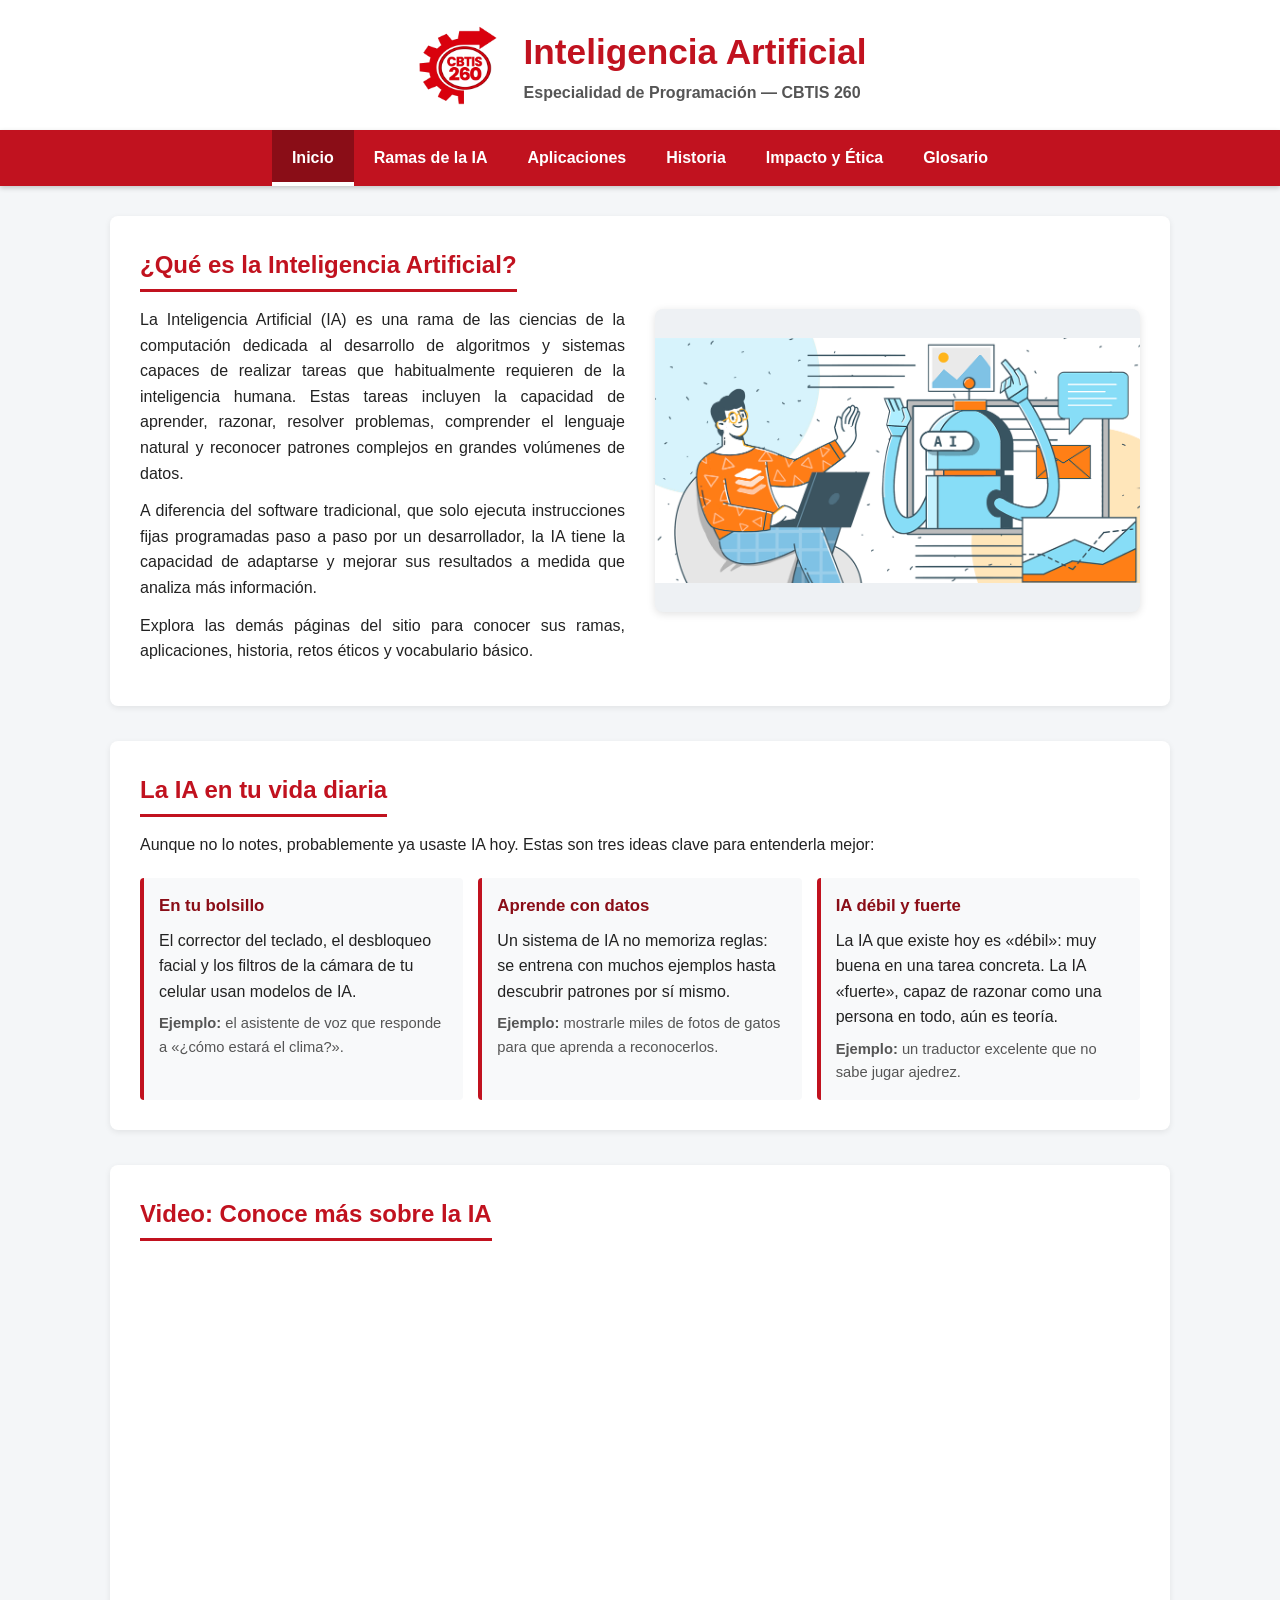
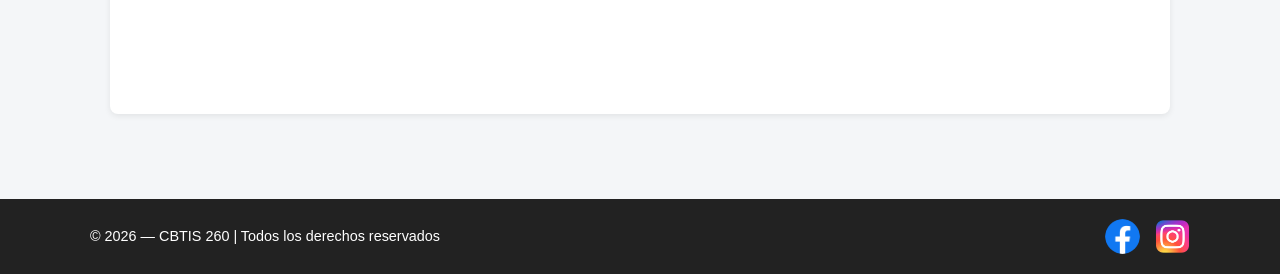
<file: index.html>
<!DOCTYPE html>
<html lang="es">
<head>
  <meta charset="UTF-8">
  <meta name="viewport" content="width=device-width, initial-scale=1.0">
  <title>Inicio - Inteligencia Artificial - CBTIS 260</title>
  <link rel="stylesheet" href="styles.css">
  <link rel="manifest" href="./manifest.json">
  <meta name="theme-color" content="#004b93">
  <link rel="apple-touch-icon" href="icons/apple-touch-icon.png">
  <meta name="mobile-web-app-capable" content="yes">
  <meta name="apple-mobile-web-app-capable" content="yes">
  <meta name="apple-mobile-web-app-title" content="IA CBTIS260">
</head>
<body>
  <a class="saltar" href="#contenido">Saltar al contenido</a>

  <!-- ENCABEZADO -->
<!-- ENCABEZADO -->
<header>
  <img src="imagenes/LOGO.png" alt="Logo CBTIS 260" class="logo-cbtis">
  <div class="encabezado-texto">
    <h1>Inteligencia Artificial</h1>
    <p>Especialidad de Programación — CBTIS 260</p>
  </div>
</header>

  <!-- MENÚ DE NAVEGACIÓN -->
  <nav aria-label="Menú principal">
    <button class="menu-toggle" type="button" aria-expanded="false" aria-controls="lista-menu">☰ Menú</button>
    <ul id="lista-menu">
      <li><a href="index.html" class="activo" aria-current="page">Inicio</a></li>
      <li><a href="ramas.html">Ramas de la IA</a></li>
      <li><a href="aplicaciones.html">Aplicaciones</a></li>
      <li><a href="historia.html">Historia</a></li>
      <li><a href="etica.html">Impacto y Ética</a></li>
      <li><a href="glosario.html">Glosario</a></li>
    </ul>
  </nav>

  <main id="contenido">
    <!-- SECCIÓN PRINCIPAL: ¿Qué es la IA? -->
    <section class="seccion texto-imagen">
      <div class="texto">
        <h2>¿Qué es la Inteligencia Artificial?</h2>
        <p>
          La Inteligencia Artificial (IA) es una rama de las ciencias de la computación dedicada al desarrollo de algoritmos y sistemas capaces de realizar tareas que habitualmente requieren de la inteligencia humana. Estas tareas incluyen la capacidad de aprender, razonar, resolver problemas, comprender el lenguaje natural y reconocer patrones complejos en grandes volúmenes de datos.
        </p>
        <p>
          A diferencia del software tradicional, que solo ejecuta instrucciones fijas programadas paso a paso por un desarrollador, la IA tiene la capacidad de adaptarse y mejorar sus resultados a medida que analiza más información.
        </p>
        <p>
          Explora las demás páginas del sitio para conocer sus ramas, aplicaciones, historia, retos éticos y vocabulario básico.
        </p>
      </div>
      <div class="imagen">
        <img src="imagenes/IA_4.png" alt="Persona con laptop interactuando con un robot de Inteligencia Artificial" class="contener">
      </div>
    </section>

    <!-- SECCIÓN: TARJETAS DE DATOS CURIOSOS -->
    <section class="seccion">
      <h2>La IA en tu vida diaria</h2>
      <p>Aunque no lo notes, probablemente ya usaste IA hoy. Estas son tres ideas clave para entenderla mejor:</p>
      <div class="rejilla">
        <article class="tarjeta">
          <h3>En tu bolsillo</h3>
          <p>El corrector del teclado, el desbloqueo facial y los filtros de la cámara de tu celular usan modelos de IA.</p>
          <p class="ejemplo"><strong>Ejemplo:</strong> el asistente de voz que responde a «¿cómo estará el clima?».</p>
        </article>
        <article class="tarjeta">
          <h3>Aprende con datos</h3>
          <p>Un sistema de IA no memoriza reglas: se entrena con muchos ejemplos hasta descubrir patrones por sí mismo.</p>
          <p class="ejemplo"><strong>Ejemplo:</strong> mostrarle miles de fotos de gatos para que aprenda a reconocerlos.</p>
        </article>
        <article class="tarjeta">
          <h3>IA débil y fuerte</h3>
          <p>La IA que existe hoy es «débil»: muy buena en una tarea concreta. La IA «fuerte», capaz de razonar como una persona en todo, aún es teoría.</p>
          <p class="ejemplo"><strong>Ejemplo:</strong> un traductor excelente que no sabe jugar ajedrez.</p>
        </article>
      </div>
    </section>

    <!-- SECCIÓN: VIDEO -->
    <section class="seccion">
      <h2>Video: Conoce más sobre la IA</h2>
      <div class="video-contenedor">
        <iframe
          src="https://www.youtube.com/embed/XuWMWPwdlik"
          title="Video sobre Inteligencia Artificial"
          allowfullscreen>
        </iframe>
      </div>
    </section>
  </main>

  <!-- PIE DE PÁGINA -->
  <footer>
    <div class="footer-contenido">
      <div class="footer-copyright">
        <span>&#169; 2026 — CBTIS 260 | Todos los derechos reservados</span>
      </div>
      <div class="footer-redes">
        <a class="red-facebook" href="https://www.facebook.com/" target="_blank" rel="noopener noreferrer" aria-label="Facebook">
          <img src="imagenes/facebookk.png" alt="Facebook">
        </a>
        <a class="red-instagram" href="https://www.instagram.com/" target="_blank" rel="noopener noreferrer" aria-label="Instagram">
          <img src="imagenes/insta.png" alt="Instagram">
        </a>
      </div>
    </div>
  </footer>

  <script src="script.js"></script>
</body>
</html>
</file>
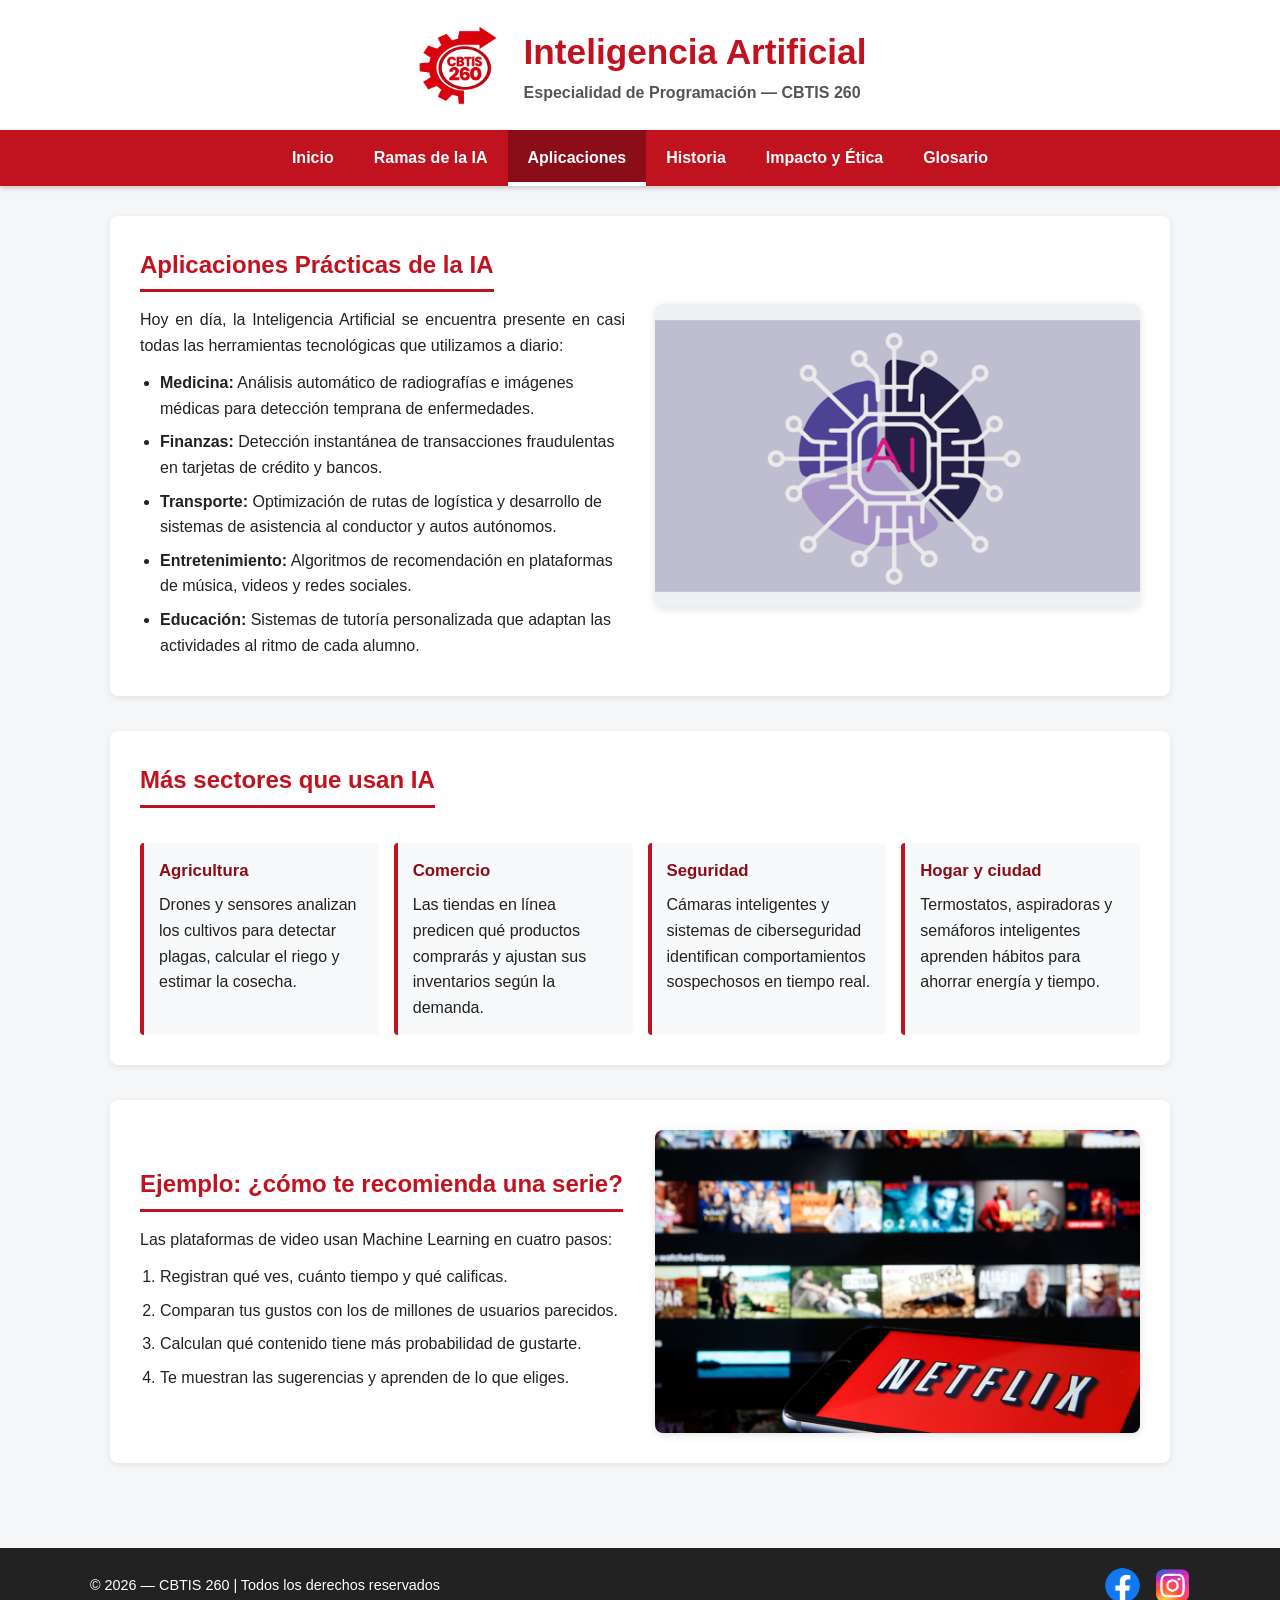
<file: aplicaciones.html>
<!DOCTYPE html>
<html lang="es">
<head>
  <meta charset="UTF-8">
  <meta name="viewport" content="width=device-width, initial-scale=1.0">
  <title>Aplicaciones - Inteligencia Artificial - CBTIS 260</title>
  <link rel="stylesheet" href="styles.css">
  <link rel="manifest" href="manifest.json">
  <meta name="theme-color" content="#004b93">
  <link rel="apple-touch-icon" href="icons/apple-touch-icon.png">
  <meta name="mobile-web-app-capable" content="yes">
  <meta name="apple-mobile-web-app-capable" content="yes">
  <meta name="apple-mobile-web-app-title" content="IA CBTIS260">

</head>
<body>
  <a class="saltar" href="#contenido">Saltar al contenido</a>

<!-- ENCABEZADO -->
<header>
  <img src="imagenes/LOGO.png" alt="Logo CBTIS 260" class="logo-cbtis">
  <div class="encabezado-texto">
    <h1>Inteligencia Artificial</h1>
    <p>Especialidad de Programación — CBTIS 260</p>
  </div>
</header>

  <!-- MENÚ DE NAVEGACIÓN -->
  <nav aria-label="Menú principal">
    <button class="menu-toggle" type="button" aria-expanded="false" aria-controls="lista-menu">☰ Menú</button>
    <ul id="lista-menu">
      <li><a href="index.html">Inicio</a></li>
      <li><a href="ramas.html">Ramas de la IA</a></li>
      <li><a href="aplicaciones.html" class="activo" aria-current="page">Aplicaciones</a></li>
      <li><a href="historia.html">Historia</a></li>
      <li><a href="etica.html">Impacto y Ética</a></li>
      <li><a href="glosario.html">Glosario</a></li>
    </ul>
  </nav>

  <main id="contenido">
    <!-- SECCIÓN PRINCIPAL: aplicaciones prácticas -->
    <section class="seccion texto-imagen">
      <div class="texto">
        <h2>Aplicaciones Prácticas de la IA</h2>
        <p>
          Hoy en día, la Inteligencia Artificial se encuentra presente en casi todas las herramientas tecnológicas que utilizamos a diario:
        </p>
        <ul class="lista-puntos">
          <li><strong>Medicina:</strong> Análisis automático de radiografías e imágenes médicas para detección temprana de enfermedades.</li>
          <li><strong>Finanzas:</strong> Detección instantánea de transacciones fraudulentas en tarjetas de crédito y bancos.</li>
          <li><strong>Transporte:</strong> Optimización de rutas de logística y desarrollo de sistemas de asistencia al conductor y autos autónomos.</li>
          <li><strong>Entretenimiento:</strong> Algoritmos de recomendación en plataformas de música, videos y redes sociales.</li>
          <li><strong>Educación:</strong> Sistemas de tutoría personalizada que adaptan las actividades al ritmo de cada alumno.</li>
        </ul>
      </div>
      <div class="imagen">
        <img src="imagenes/IA_2.png" alt="Chip con las letras AI rodeado de circuitos, símbolo del hardware de IA" class="contener">
      </div>
    </section>

    <!-- SECCIÓN: MÁS SECTORES -->
    <section class="seccion">
      <h2>Más sectores que usan IA</h2>
      <div class="rejilla">
        <article class="tarjeta">
          <h3>Agricultura</h3>
          <p>Drones y sensores analizan los cultivos para detectar plagas, calcular el riego y estimar la cosecha.</p>
        </article>
        <article class="tarjeta">
          <h3>Comercio</h3>
          <p>Las tiendas en línea predicen qué productos comprarás y ajustan sus inventarios según la demanda.</p>
        </article>
        <article class="tarjeta">
          <h3>Seguridad</h3>
          <p>Cámaras inteligentes y sistemas de ciberseguridad identifican comportamientos sospechosos en tiempo real.</p>
        </article>
        <article class="tarjeta">
          <h3>Hogar y ciudad</h3>
          <p>Termostatos, aspiradoras y semáforos inteligentes aprenden hábitos para ahorrar energía y tiempo.</p>
        </article>
      </div>
    </section>

    <!-- SECCIÓN: EJEMPLO PASO A PASO -->
    <section class="seccion texto-imagen">
      <div class="texto">
        <h2>Ejemplo: ¿cómo te recomienda una serie?</h2>
        <p>Las plataformas de video usan Machine Learning en cuatro pasos:</p>
        <ol class="lista-puntos">
          <li>Registran qué ves, cuánto tiempo y qué calificas.</li>
          <li>Comparan tus gustos con los de millones de usuarios parecidos.</li>
          <li>Calculan qué contenido tiene más probabilidad de gustarte.</li>
          <li>Te muestran las sugerencias y aprenden de lo que eliges.</li>
        </ol>
      </div>
      <div class="imagen">
        <img src="imagenes/aplicaciones_1.jpg" alt="Persona viendo una plataforma de streaming con recomendaciones en pantalla">
      </div>
    </section>
  </main>

  <!-- PIE DE PÁGINA -->
  <footer>
    <div class="footer-contenido">
      <div class="footer-copyright">
        <span>&#169; 2026 — CBTIS 260 | Todos los derechos reservados</span>
      </div>
      <div class="footer-redes">
        <a class="red-facebook" href="https://www.facebook.com/" target="_blank" rel="noopener noreferrer" aria-label="Facebook">
          <img src="imagenes/facebookk.png" alt="Facebook">
        </a>
        <a class="red-instagram" href="https://www.instagram.com/" target="_blank" rel="noopener noreferrer" aria-label="Instagram">
          <img src="imagenes/insta.png" alt="Instagram">
        </a>
      </div>
    </div>
  </footer>

  <script src="script.js"></script>
</body>
</html>
</file>
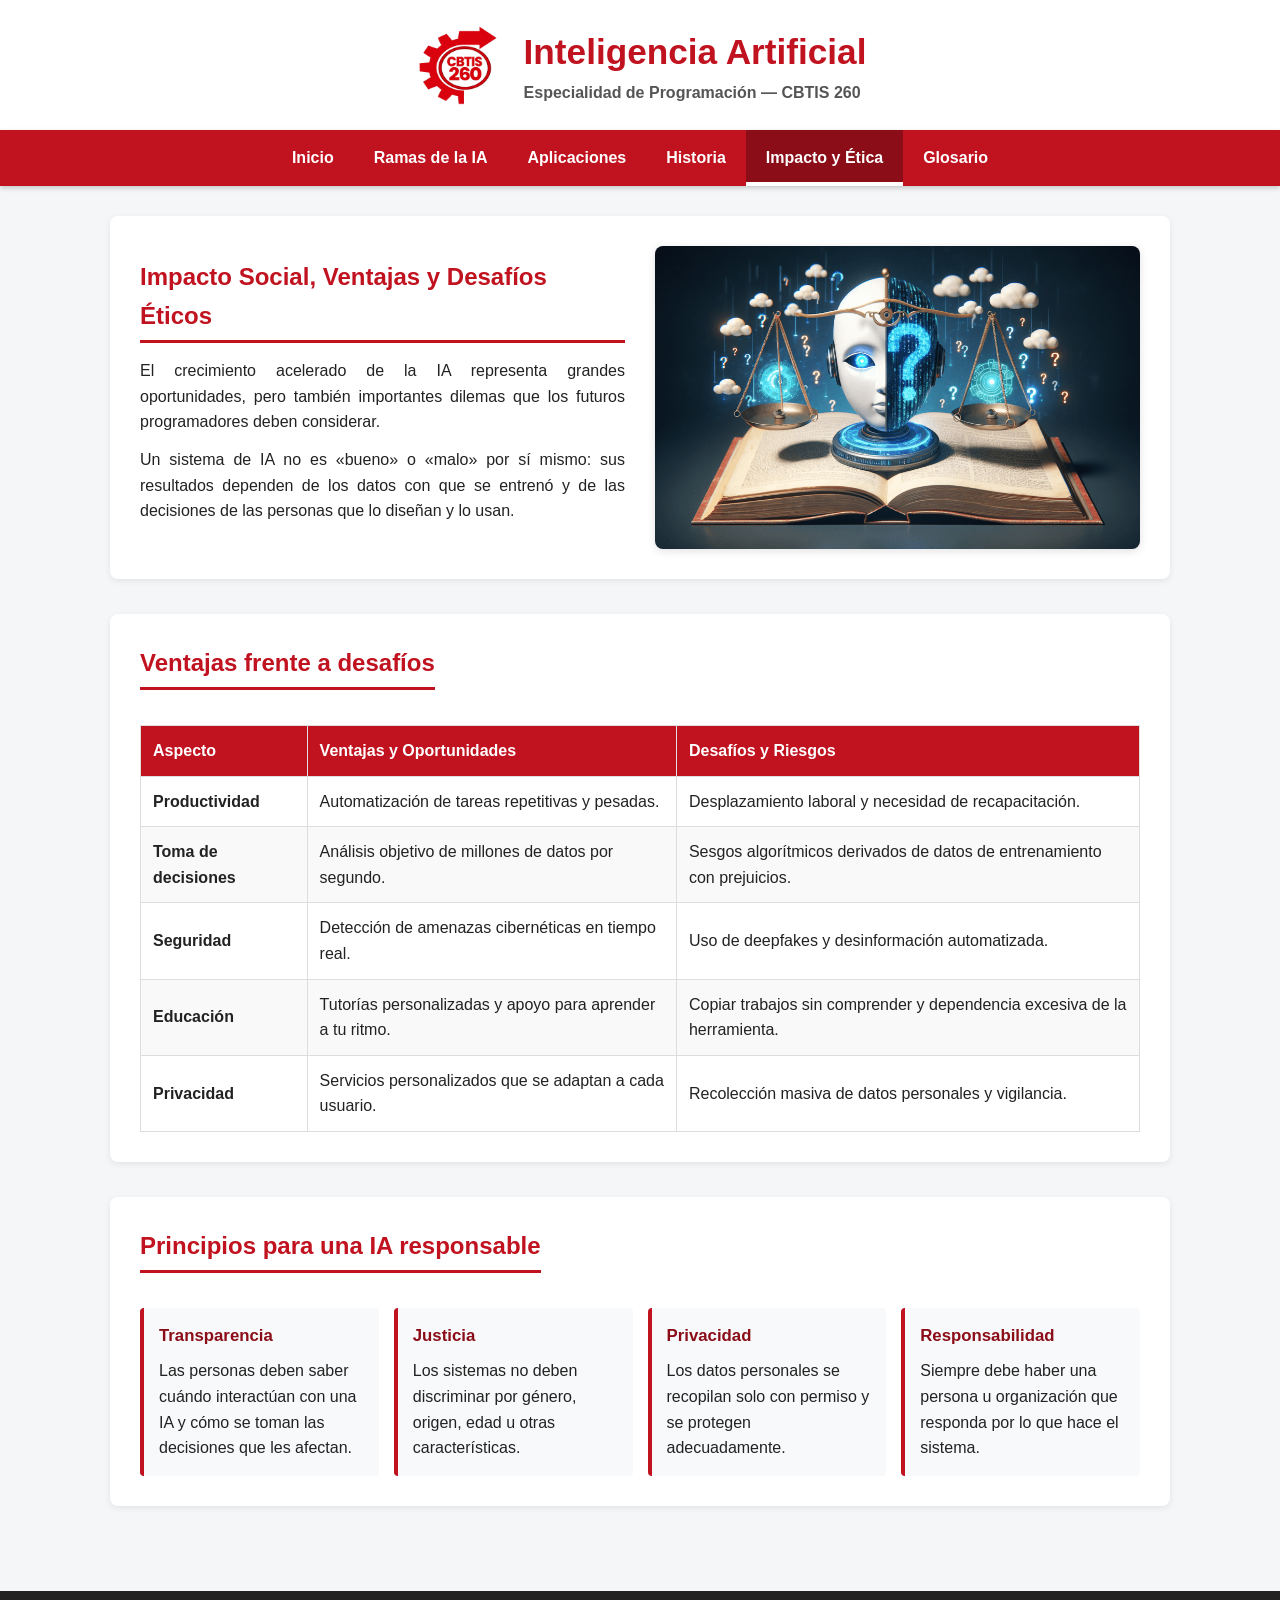
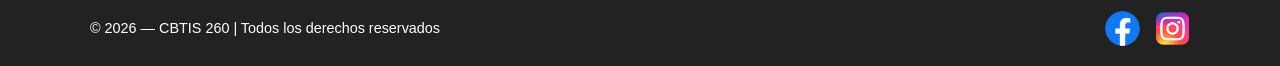
<file: etica.html>
<!DOCTYPE html>
<html lang="es">
<head>
  <meta charset="UTF-8">
  <meta name="viewport" content="width=device-width, initial-scale=1.0">
  <title>Impacto y Ética - Inteligencia Artificial - CBTIS 260</title>
  <link rel="stylesheet" href="styles.css">
  <link rel="manifest" href="./manifest.json">
  <meta name="theme-color" content="#004b93">
  <link rel="apple-touch-icon" href="icons/apple-touch-icon.png">
  <meta name="mobile-web-app-capable" content="yes">
  <meta name="apple-mobile-web-app-capable" content="yes">
  <meta name="apple-mobile-web-app-title" content="IA CBTIS260">
</head>
<body>
  <a class="saltar" href="#contenido">Saltar al contenido</a>

<!-- ENCABEZADO -->
<header>
  <img src="imagenes/LOGO.png" alt="Logo CBTIS 260" class="logo-cbtis">
  <div class="encabezado-texto">
    <h1>Inteligencia Artificial</h1>
    <p>Especialidad de Programación — CBTIS 260</p>
  </div>
</header>

  <!-- MENÚ DE NAVEGACIÓN -->
  <nav aria-label="Menú principal">
    <button class="menu-toggle" type="button" aria-expanded="false" aria-controls="lista-menu">☰ Menú</button>
    <ul id="lista-menu">
      <li><a href="index.html">Inicio</a></li>
      <li><a href="ramas.html">Ramas de la IA</a></li>
      <li><a href="aplicaciones.html">Aplicaciones</a></li>
      <li><a href="historia.html">Historia</a></li>
      <li><a href="etica.html" class="activo" aria-current="page">Impacto y Ética</a></li>
      <li><a href="glosario.html">Glosario</a></li>
    </ul>
  </nav>

  <main id="contenido">
    <!-- SECCIÓN PRINCIPAL: impacto social -->
    <section class="seccion texto-imagen">
      <div class="texto">
        <h2>Impacto Social, Ventajas y Desafíos Éticos</h2>
        <p>El crecimiento acelerado de la IA representa grandes oportunidades, pero también importantes dilemas que los futuros programadores deben considerar.</p>
        <p>Un sistema de IA no es «bueno» o «malo» por sí mismo: sus resultados dependen de los datos con que se entrenó y de las decisiones de las personas que lo diseñan y lo usan.</p>
      </div>
      <div class="imagen">
        <img src="imagenes/etica_1.jpg" alt="Balanza que equilibra un cerebro digital y una persona, símbolo de la ética en la IA">
      </div>
    </section>

    <!-- SECCIÓN: TABLA DE VENTAJAS Y DESAFÍOS -->
    <section class="seccion">
      <h2>Ventajas frente a desafíos</h2>
      <div class="tabla-scroll">
        <table class="tabla-comparativa">
          <thead>
            <tr>
              <th scope="col">Aspecto</th>
              <th scope="col">Ventajas y Oportunidades</th>
              <th scope="col">Desafíos y Riesgos</th>
            </tr>
          </thead>
          <tbody>
            <tr>
              <td><strong>Productividad</strong></td>
              <td>Automatización de tareas repetitivas y pesadas.</td>
              <td>Desplazamiento laboral y necesidad de recapacitación.</td>
            </tr>
            <tr>
              <td><strong>Toma de decisiones</strong></td>
              <td>Análisis objetivo de millones de datos por segundo.</td>
              <td>Sesgos algorítmicos derivados de datos de entrenamiento con prejuicios.</td>
            </tr>
            <tr>
              <td><strong>Seguridad</strong></td>
              <td>Detección de amenazas cibernéticas en tiempo real.</td>
              <td>Uso de deepfakes y desinformación automatizada.</td>
            </tr>
            <tr>
              <td><strong>Educación</strong></td>
              <td>Tutorías personalizadas y apoyo para aprender a tu ritmo.</td>
              <td>Copiar trabajos sin comprender y dependencia excesiva de la herramienta.</td>
            </tr>
            <tr>
              <td><strong>Privacidad</strong></td>
              <td>Servicios personalizados que se adaptan a cada usuario.</td>
              <td>Recolección masiva de datos personales y vigilancia.</td>
            </tr>
          </tbody>
        </table>
      </div>
    </section>

    <!-- SECCIÓN: PRINCIPIOS Y BUENAS PRÁCTICAS -->
    <section class="seccion">
      <h2>Principios para una IA responsable</h2>
      <div class="rejilla">
        <article class="tarjeta">
          <h3>Transparencia</h3>
          <p>Las personas deben saber cuándo interactúan con una IA y cómo se toman las decisiones que les afectan.</p>
        </article>
        <article class="tarjeta">
          <h3>Justicia</h3>
          <p>Los sistemas no deben discriminar por género, origen, edad u otras características.</p>
        </article>
        <article class="tarjeta">
          <h3>Privacidad</h3>
          <p>Los datos personales se recopilan solo con permiso y se protegen adecuadamente.</p>
        </article>
        <article class="tarjeta">
          <h3>Responsabilidad</h3>
          <p>Siempre debe haber una persona u organización que responda por lo que hace el sistema.</p>
        </article>
      </div>
    </section>
  </main>

  <!-- PIE DE PÁGINA -->
  <footer>
    <div class="footer-contenido">
      <div class="footer-copyright">
        <span>&#169; 2026 — CBTIS 260 | Todos los derechos reservados</span>
      </div>
      <div class="footer-redes">
        <a class="red-facebook" href="https://www.facebook.com/" target="_blank" rel="noopener noreferrer" aria-label="Facebook">
          <img src="imagenes/facebookk.png" alt="Facebook">
        </a>
        <a class="red-instagram" href="https://www.instagram.com/" target="_blank" rel="noopener noreferrer" aria-label="Instagram">
          <img src="imagenes/insta.png" alt="Instagram">
        </a>
      </div>
    </div>
  </footer>

  <script src="script.js"></script>
</body>
</html>
</file>
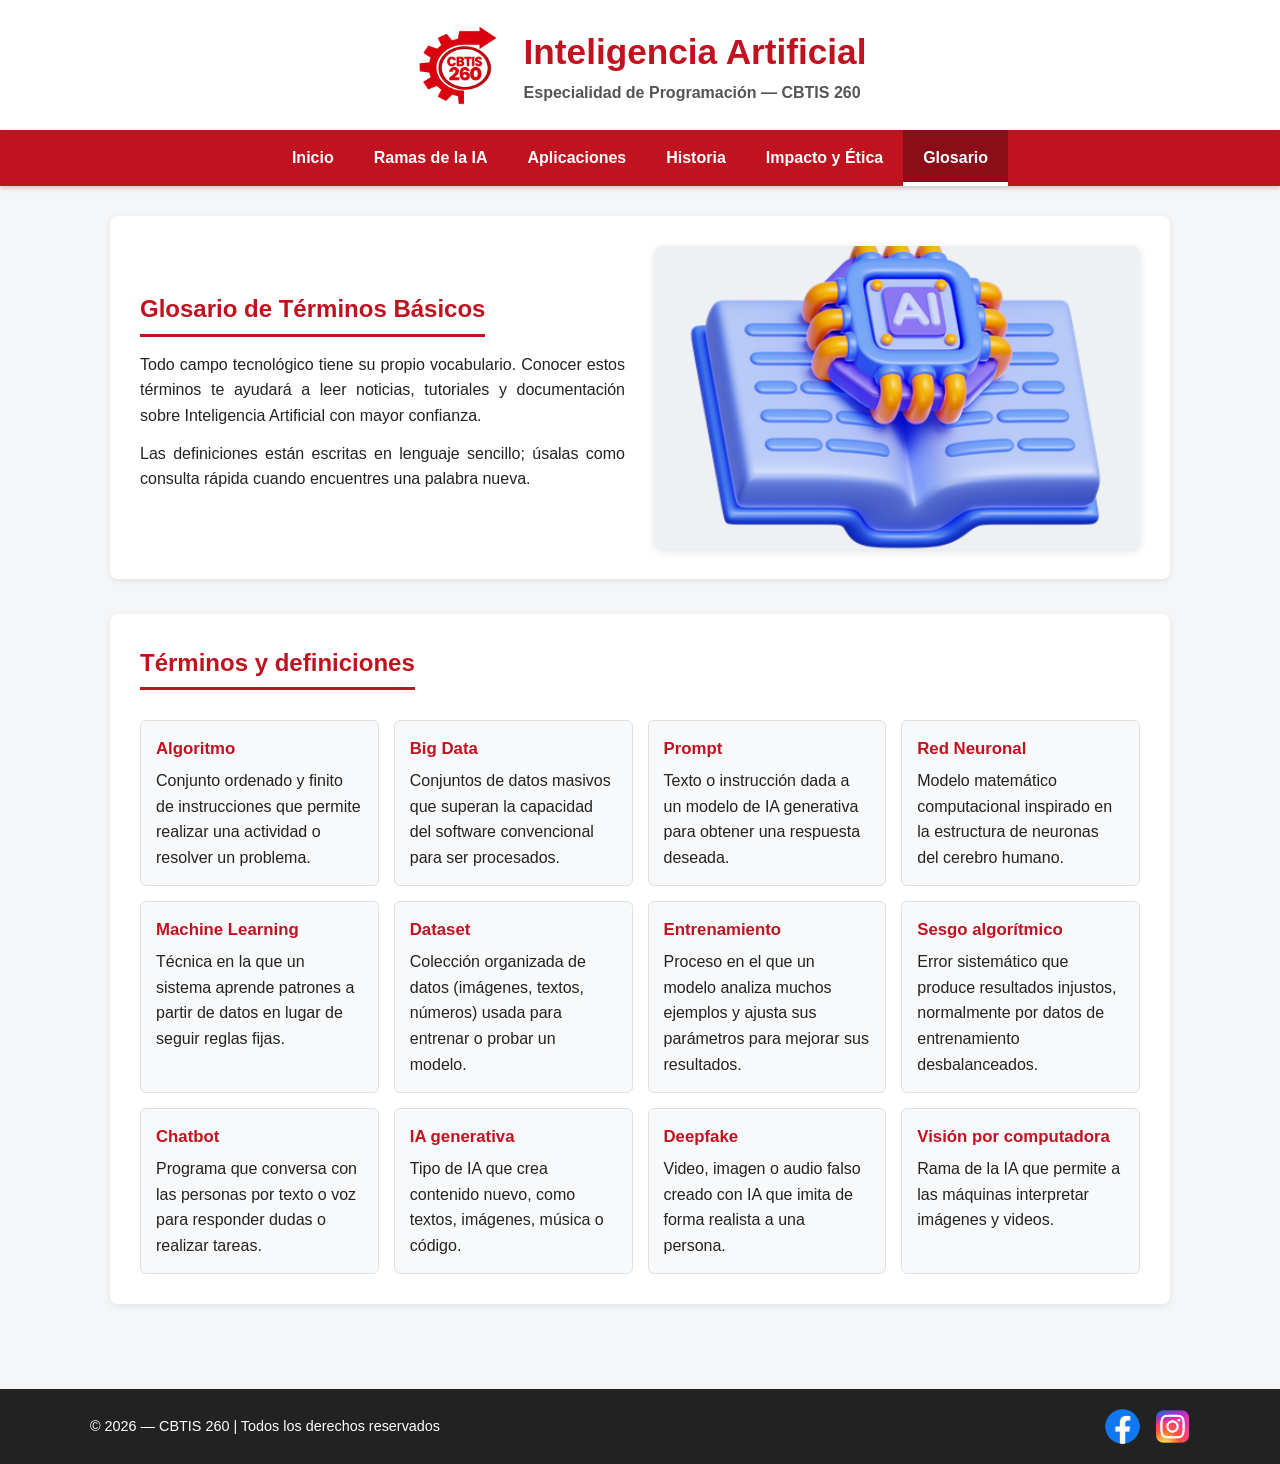
<file: glosario.html>
<!DOCTYPE html>
<html lang="es">
<head>
  <meta charset="UTF-8">
  <meta name="viewport" content="width=device-width, initial-scale=1.0">
  <title>Glosario - Inteligencia Artificial - CBTIS 260</title>
  <link rel="stylesheet" href="styles.css">
  <link rel="manifest" href="./manifest.json">
  <meta name="theme-color" content="#004b93">
  <link rel="apple-touch-icon" href="icons/apple-touch-icon.png">
  <meta name="mobile-web-app-capable" content="yes">
  <meta name="apple-mobile-web-app-capable" content="yes">
  <meta name="apple-mobile-web-app-title" content="IA CBTIS260">
</head>
<body>
  <a class="saltar" href="#contenido">Saltar al contenido</a>

<!-- ENCABEZADO -->
<header>
  <img src="imagenes/LOGO.png" alt="Logo CBTIS 260" class="logo-cbtis">
  <div class="encabezado-texto">
    <h1>Inteligencia Artificial</h1>
    <p>Especialidad de Programación — CBTIS 260</p>
  </div>
</header>

  <!-- MENÚ DE NAVEGACIÓN -->
  <nav aria-label="Menú principal">
    <button class="menu-toggle" type="button" aria-expanded="false" aria-controls="lista-menu">☰ Menú</button>
    <ul id="lista-menu">
      <li><a href="index.html">Inicio</a></li>
      <li><a href="ramas.html">Ramas de la IA</a></li>
      <li><a href="aplicaciones.html">Aplicaciones</a></li>
      <li><a href="historia.html">Historia</a></li>
      <li><a href="etica.html">Impacto y Ética</a></li>
      <li><a href="glosario.html" class="activo" aria-current="page">Glosario</a></li>
    </ul>
  </nav>

  <main id="contenido">
    <!-- SECCIÓN PRINCIPAL: introducción al glosario -->
    <section class="seccion texto-imagen">
      <div class="texto">
        <h2>Glosario de Términos Básicos</h2>
        <p>
          Todo campo tecnológico tiene su propio vocabulario. Conocer estos términos te ayudará a leer noticias, tutoriales y documentación sobre Inteligencia Artificial con mayor confianza.
        </p>
        <p>
          Las definiciones están escritas en lenguaje sencillo; úsalas como consulta rápida cuando encuentres una palabra nueva.
        </p>
      </div>
      <div class="imagen">
        <img src="imagenes/glosario_1.jpg" alt="Libro abierto con íconos de tecnología y palabras clave de IA">
      </div>
    </section>

    <!-- SECCIÓN: LISTA DE TÉRMINOS -->
    <section class="seccion">
      <h2>Términos y definiciones</h2>
      <div class="glosario-grid">
        <div class="glosario-item">
          <h3>Algoritmo</h3>
          <p>Conjunto ordenado y finito de instrucciones que permite realizar una actividad o resolver un problema.</p>
        </div>
        <div class="glosario-item">
          <h3>Big Data</h3>
          <p>Conjuntos de datos masivos que superan la capacidad del software convencional para ser procesados.</p>
        </div>
        <div class="glosario-item">
          <h3>Prompt</h3>
          <p>Texto o instrucción dada a un modelo de IA generativa para obtener una respuesta deseada.</p>
        </div>
        <div class="glosario-item">
          <h3>Red Neuronal</h3>
          <p>Modelo matemático computacional inspirado en la estructura de neuronas del cerebro humano.</p>
        </div>
        <div class="glosario-item">
          <h3>Machine Learning</h3>
          <p>Técnica en la que un sistema aprende patrones a partir de datos en lugar de seguir reglas fijas.</p>
        </div>
        <div class="glosario-item">
          <h3>Dataset</h3>
          <p>Colección organizada de datos (imágenes, textos, números) usada para entrenar o probar un modelo.</p>
        </div>
        <div class="glosario-item">
          <h3>Entrenamiento</h3>
          <p>Proceso en el que un modelo analiza muchos ejemplos y ajusta sus parámetros para mejorar sus resultados.</p>
        </div>
        <div class="glosario-item">
          <h3>Sesgo algorítmico</h3>
          <p>Error sistemático que produce resultados injustos, normalmente por datos de entrenamiento desbalanceados.</p>
        </div>
        <div class="glosario-item">
          <h3>Chatbot</h3>
          <p>Programa que conversa con las personas por texto o voz para responder dudas o realizar tareas.</p>
        </div>
        <div class="glosario-item">
          <h3>IA generativa</h3>
          <p>Tipo de IA que crea contenido nuevo, como textos, imágenes, música o código.</p>
        </div>
        <div class="glosario-item">
          <h3>Deepfake</h3>
          <p>Video, imagen o audio falso creado con IA que imita de forma realista a una persona.</p>
        </div>
        <div class="glosario-item">
          <h3>Visión por computadora</h3>
          <p>Rama de la IA que permite a las máquinas interpretar imágenes y videos.</p>
        </div>
      </div>
    </section>
  </main>

  <!-- PIE DE PÁGINA -->
  <footer>
    <div class="footer-contenido">
      <div class="footer-copyright">
        <span>&#169; 2026 — CBTIS 260 | Todos los derechos reservados</span>
      </div>
      <div class="footer-redes">
        <a class="red-facebook" href="https://www.facebook.com/" target="_blank" rel="noopener noreferrer" aria-label="Facebook">
          <img src="imagenes/facebookk.png" alt="Facebook">
        </a>
        <a class="red-instagram" href="https://www.instagram.com/" target="_blank" rel="noopener noreferrer" aria-label="Instagram">
          <img src="imagenes/insta.png" alt="Instagram">
        </a>
      </div>
    </div>
  </footer>

  <script src="script.js"></script>
</body>
</html>
</file>
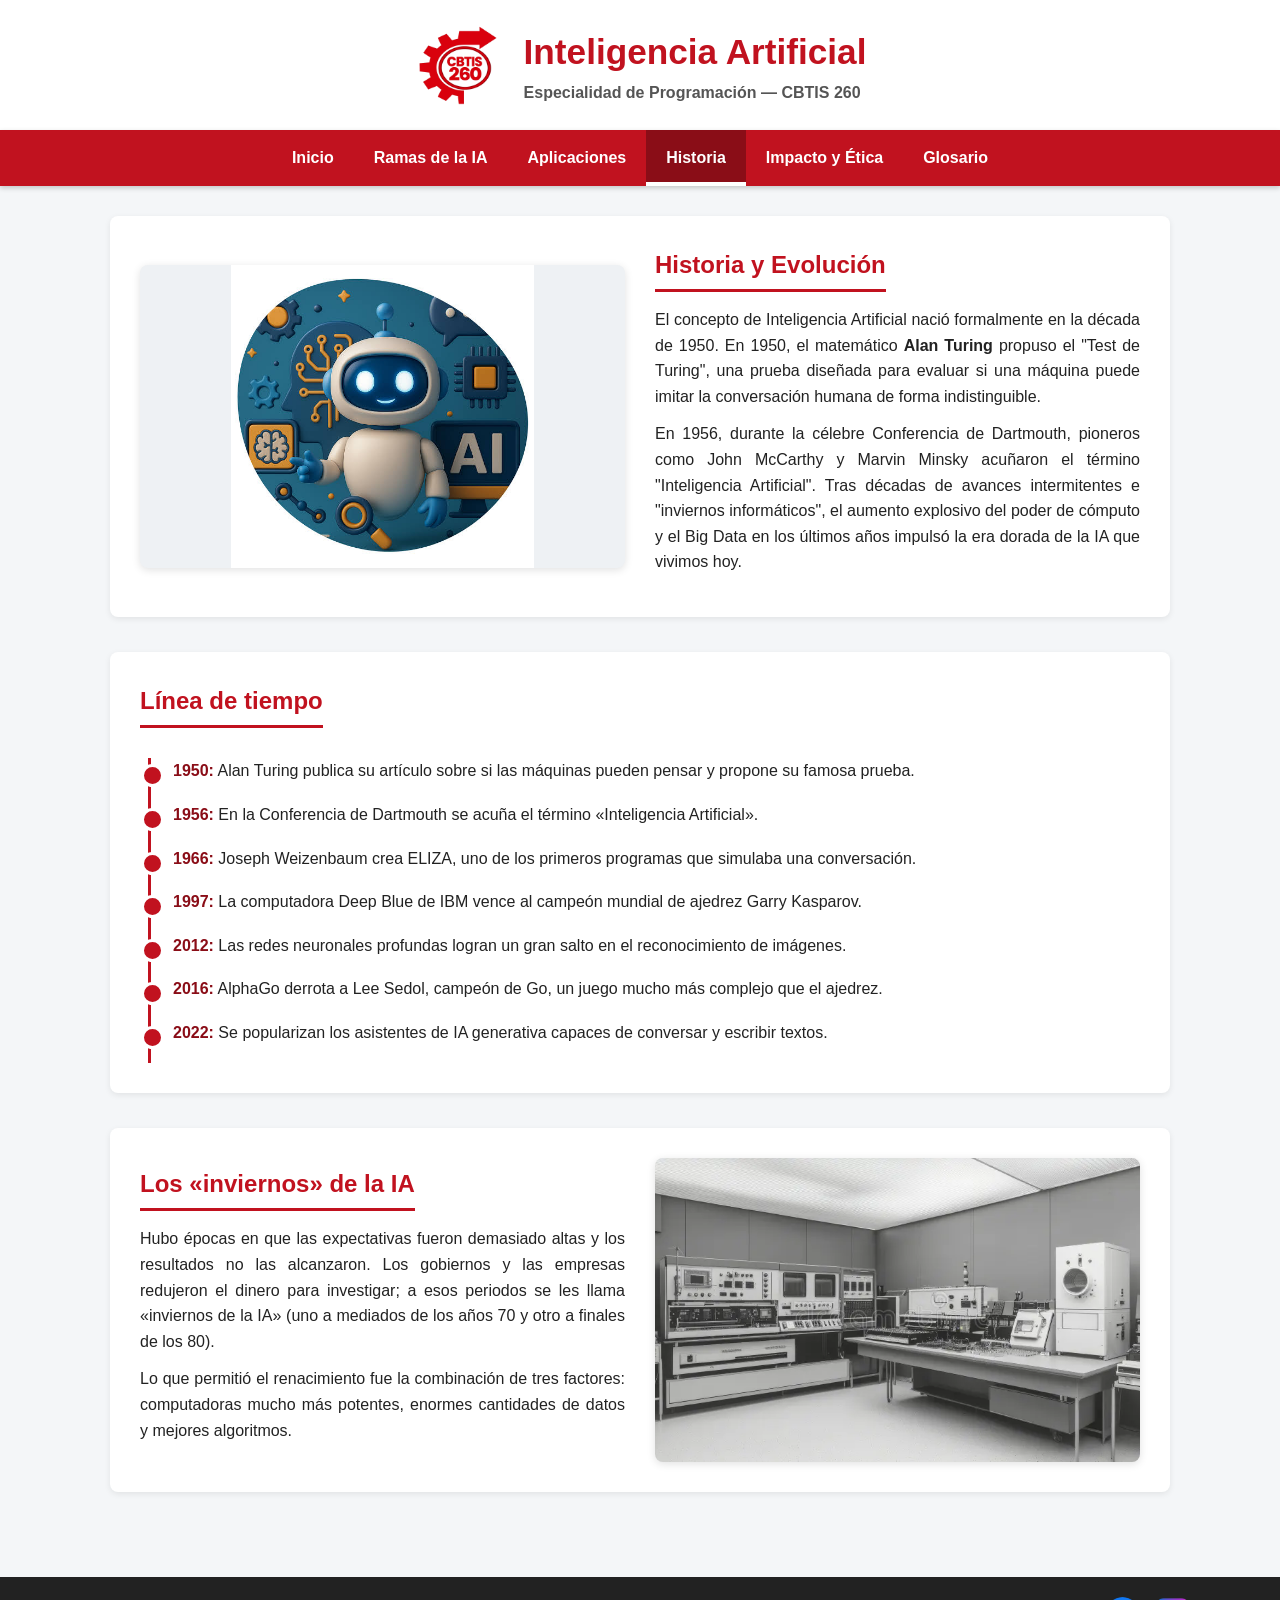
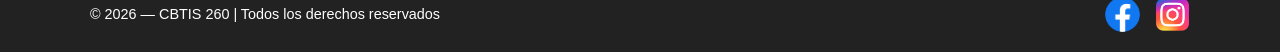
<file: historia.html>
<!DOCTYPE html>
<html lang="es">
<head>
  <meta charset="UTF-8">
  <meta name="viewport" content="width=device-width, initial-scale=1.0">
  <title>Historia - Inteligencia Artificial - CBTIS 260</title>
  <link rel="stylesheet" href="styles.css">
  <link rel="manifest" href="./manifest.json">
  <meta name="theme-color" content="#004b93">
  <link rel="apple-touch-icon" href="icons/apple-touch-icon.png">
  <meta name="mobile-web-app-capable" content="yes">
  <meta name="apple-mobile-web-app-capable" content="yes">
  <meta name="apple-mobile-web-app-title" content="IA CBTIS260">
</head>

<body>
  <a class="saltar" href="#contenido">Saltar al contenido</a>

<!-- ENCABEZADO -->
<header>
  <img src="imagenes/LOGO.png" alt="Logo CBTIS 260" class="logo-cbtis">
  <div class="encabezado-texto">
    <h1>Inteligencia Artificial</h1>
    <p>Especialidad de Programación — CBTIS 260</p>
  </div>
</header>

  <!-- MENÚ DE NAVEGACIÓN -->
  <nav aria-label="Menú principal">
    <button class="menu-toggle" type="button" aria-expanded="false" aria-controls="lista-menu">☰ Menú</button>
    <ul id="lista-menu">
      <li><a href="index.html">Inicio</a></li>
      <li><a href="ramas.html">Ramas de la IA</a></li>
      <li><a href="aplicaciones.html">Aplicaciones</a></li>
      <li><a href="historia.html" class="activo" aria-current="page">Historia</a></li>
      <li><a href="etica.html">Impacto y Ética</a></li>
      <li><a href="glosario.html">Glosario</a></li>
    </ul>
  </nav>

  <main id="contenido">
    <!-- SECCIÓN PRINCIPAL: historia y evolución -->
    <section class="seccion texto-imagen">
      <div class="imagen">
        <img src="imagenes/IA_3.jpg" alt="Robot sonriente rodeado de engranes, cerebro y chips, símbolo de la robótica y la historia de la IA" class="contener">
      </div>
      <div class="texto">
        <h2>Historia y Evolución</h2>
        <p>
          El concepto de Inteligencia Artificial nació formalmente en la década de 1950. En 1950, el matemático <strong>Alan Turing</strong> propuso el "Test de Turing", una prueba diseñada para evaluar si una máquina puede imitar la conversación humana de forma indistinguible.
        </p>
        <p>
          En 1956, durante la célebre Conferencia de Dartmouth, pioneros como John McCarthy y Marvin Minsky acuñaron el término "Inteligencia Artificial". Tras décadas de avances intermitentes e "inviernos informáticos", el aumento explosivo del poder de cómputo y el Big Data en los últimos años impulsó la era dorada de la IA que vivimos hoy.
        </p>
      </div>
    </section>

    <!-- SECCIÓN: LÍNEA DE TIEMPO -->
    <section class="seccion">
      <h2>Línea de tiempo</h2>
      <ul class="linea-tiempo">
          <li><strong>1950:</strong> Alan Turing publica su artículo sobre si las máquinas pueden pensar y propone su famosa prueba.</li>
          <li><strong>1956:</strong> En la Conferencia de Dartmouth se acuña el término «Inteligencia Artificial».</li>
          <li><strong>1966:</strong> Joseph Weizenbaum crea ELIZA, uno de los primeros programas que simulaba una conversación.</li>
          <li><strong>1997:</strong> La computadora Deep Blue de IBM vence al campeón mundial de ajedrez Garry Kasparov.</li>
          <li><strong>2012:</strong> Las redes neuronales profundas logran un gran salto en el reconocimiento de imágenes.</li>
          <li><strong>2016:</strong> AlphaGo derrota a Lee Sedol, campeón de Go, un juego mucho más complejo que el ajedrez.</li>
          <li><strong>2022:</strong> Se popularizan los asistentes de IA generativa capaces de conversar y escribir textos.</li>
        </ul>
    </section>

    <!-- SECCIÓN: LOS INVIERNOS DE LA IA -->
    <section class="seccion texto-imagen">
      <div class="texto">
        <h2>Los «inviernos» de la IA</h2>
        <p>
          Hubo épocas en que las expectativas fueron demasiado altas y los resultados no las alcanzaron. Los gobiernos y las empresas redujeron el dinero para investigar; a esos periodos se les llama «inviernos de la IA» (uno a mediados de los años 70 y otro a finales de los 80).
        </p>
        <p>
          Lo que permitió el renacimiento fue la combinación de tres factores: computadoras mucho más potentes, enormes cantidades de datos y mejores algoritmos.
        </p>
      </div>
      <div class="imagen">
        <img src="imagenes/historia_1.jpg" alt="Computadora antigua de los años sesenta en un laboratorio">
      </div>
    </section>
  </main>

  <!-- PIE DE PÁGINA -->
  <footer>
    <div class="footer-contenido">
      <div class="footer-copyright">
        <span>&#169; 2026 — CBTIS 260 | Todos los derechos reservados</span>
      </div>
      <div class="footer-redes">
        <a class="red-facebook" href="https://www.facebook.com/" target="_blank" rel="noopener noreferrer" aria-label="Facebook">
          <img src="imagenes/facebookk.png" alt="Facebook">
        </a>
        <a class="red-instagram" href="https://www.instagram.com/" target="_blank" rel="noopener noreferrer" aria-label="Instagram">
          <img src="imagenes/insta.png" alt="Instagram">
        </a>
      </div>
    </div>
  </footer>

  <script src="script.js"></script>
</body>
</html>
</file>
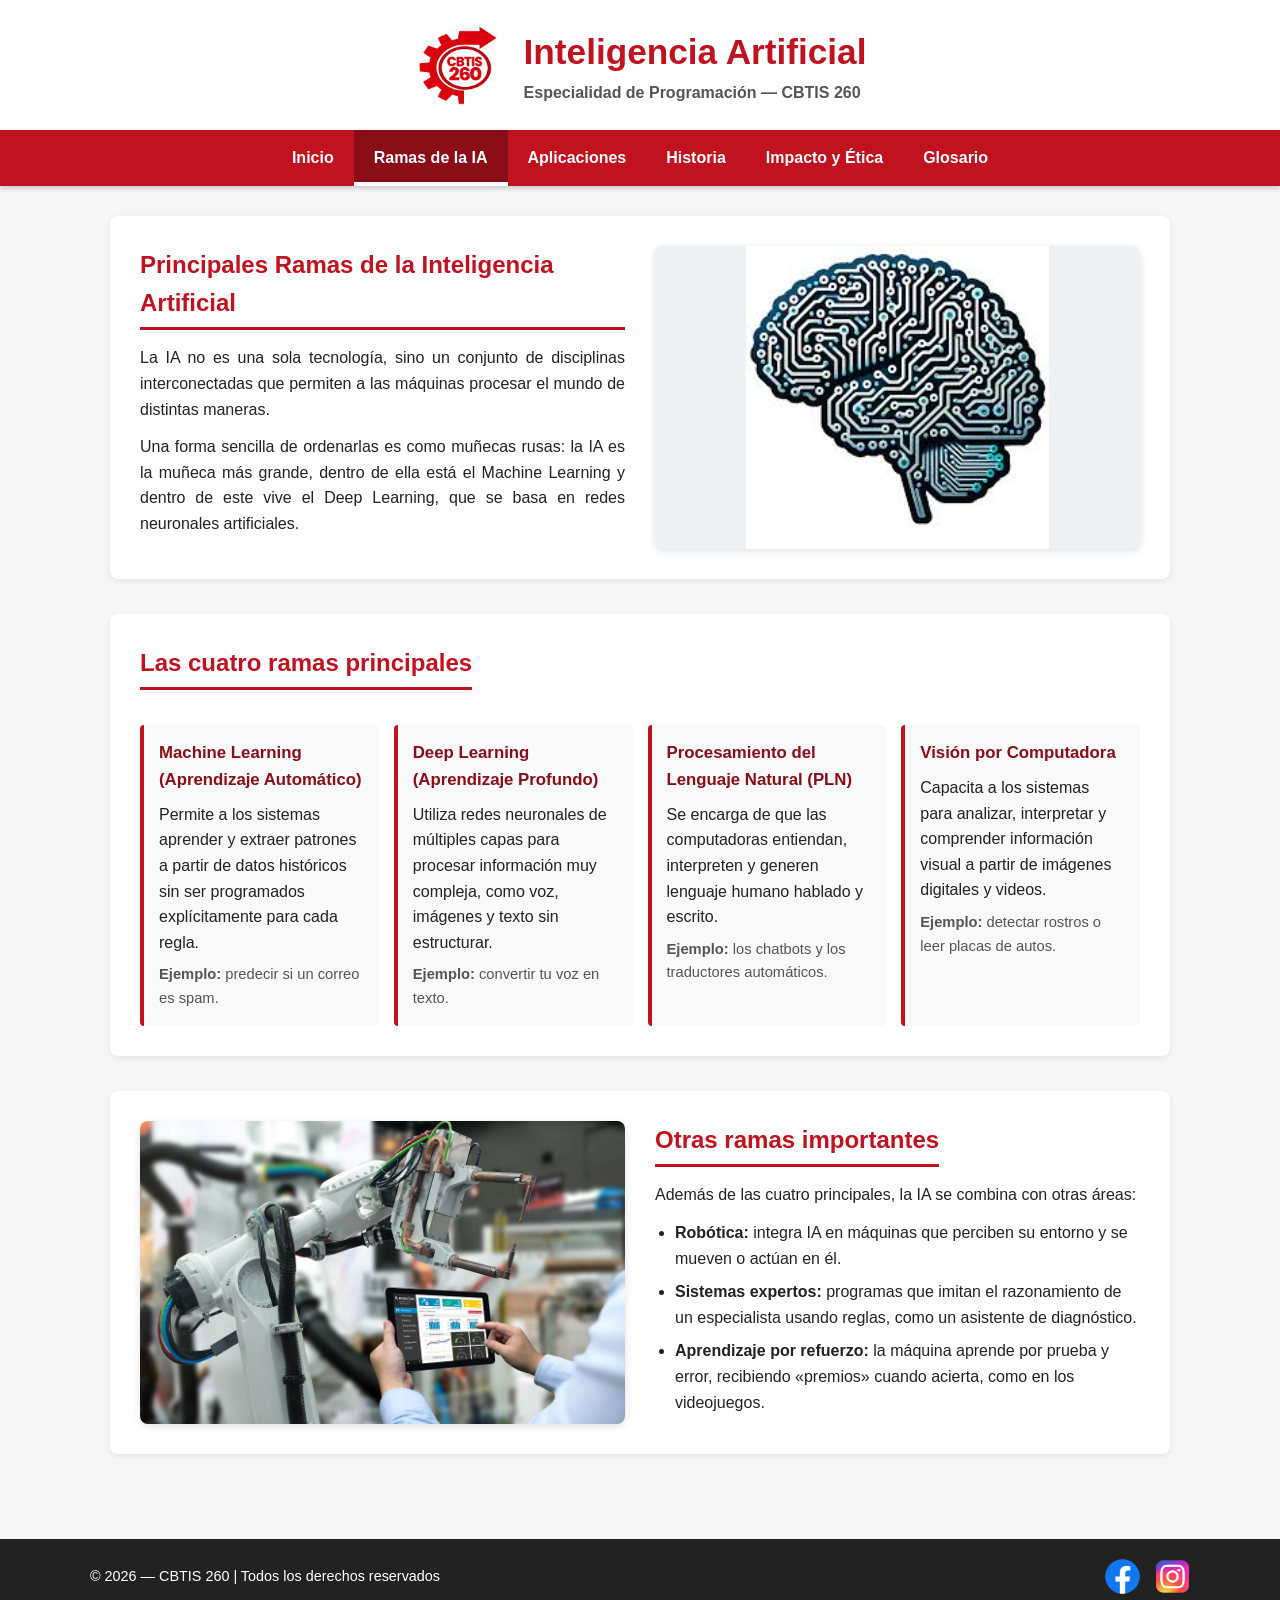
<file: ramas.html>
<!DOCTYPE html>
<html lang="es">
<head>
  <meta charset="UTF-8">
  <meta name="viewport" content="width=device-width, initial-scale=1.0">
  <title>Ramas de la IA - Inteligencia Artificial - CBTIS 260</title>
  <link rel="stylesheet" href="styles.css">
  <link rel="manifest" href="./manifest.json">
  <meta name="theme-color" content="#004b93">
  <link rel="apple-touch-icon" href="icons/apple-touch-icon.png">
  <meta name="mobile-web-app-capable" content="yes">
  <meta name="apple-mobile-web-app-capable" content="yes">
  <meta name="apple-mobile-web-app-title" content="IA CBTIS260">
</head>
<body>
  <a class="saltar" href="#contenido">Saltar al contenido</a>

<!-- ENCABEZADO -->
<header>
  <img src="imagenes/LOGO.png" alt="Logo CBTIS 260" class="logo-cbtis">
  <div class="encabezado-texto">
    <h1>Inteligencia Artificial</h1>
    <p>Especialidad de Programación — CBTIS 260</p>
  </div>
</header>

  <!-- MENÚ DE NAVEGACIÓN -->
  <nav aria-label="Menú principal">
    <button class="menu-toggle" type="button" aria-expanded="false" aria-controls="lista-menu">☰ Menú</button>
    <ul id="lista-menu">
      <li><a href="index.html">Inicio</a></li>
      <li><a href="ramas.html" class="activo" aria-current="page">Ramas de la IA</a></li>
      <li><a href="aplicaciones.html">Aplicaciones</a></li>
      <li><a href="historia.html">Historia</a></li>
      <li><a href="etica.html">Impacto y Ética</a></li>
      <li><a href="glosario.html">Glosario</a></li>
    </ul>
  </nav>

  <main id="contenido">
    <!-- SECCIÓN PRINCIPAL: introducción a las ramas -->
    <section class="seccion texto-imagen">
      <div class="texto">
        <h2>Principales Ramas de la Inteligencia Artificial</h2>
        <p>
          La IA no es una sola tecnología, sino un conjunto de disciplinas interconectadas que permiten a las máquinas procesar el mundo de distintas maneras.
        </p>
        <p>
          Una forma sencilla de ordenarlas es como muñecas rusas: la IA es la muñeca más grande, dentro de ella está el Machine Learning y dentro de este vive el Deep Learning, que se basa en redes neuronales artificiales.
        </p>
      </div>
      <div class="imagen">
        <img src="imagenes/IA_1.jpg" alt="Cerebro formado por circuitos que representa una red neuronal artificial" class="contener">
      </div>
    </section>

    <!-- SECCIÓN: LAS CUATRO RAMAS PRINCIPALES -->
    <section class="seccion">
      <h2>Las cuatro ramas principales</h2>
      <div class="rejilla">
        <article class="tarjeta">
          <h3>Machine Learning (Aprendizaje Automático)</h3>
          <p>Permite a los sistemas aprender y extraer patrones a partir de datos históricos sin ser programados explícitamente para cada regla.</p>
          <p class="ejemplo"><strong>Ejemplo:</strong> predecir si un correo es spam.</p>
        </article>
        <article class="tarjeta">
          <h3>Deep Learning (Aprendizaje Profundo)</h3>
          <p>Utiliza redes neuronales de múltiples capas para procesar información muy compleja, como voz, imágenes y texto sin estructurar.</p>
          <p class="ejemplo"><strong>Ejemplo:</strong> convertir tu voz en texto.</p>
        </article>
        <article class="tarjeta">
          <h3>Procesamiento del Lenguaje Natural (PLN)</h3>
          <p>Se encarga de que las computadoras entiendan, interpreten y generen lenguaje humano hablado y escrito.</p>
          <p class="ejemplo"><strong>Ejemplo:</strong> los chatbots y los traductores automáticos.</p>
        </article>
        <article class="tarjeta">
          <h3>Visión por Computadora</h3>
          <p>Capacita a los sistemas para analizar, interpretar y comprender información visual a partir de imágenes digitales y videos.</p>
          <p class="ejemplo"><strong>Ejemplo:</strong> detectar rostros o leer placas de autos.</p>
        </article>
      </div>
    </section>

    <!-- SECCIÓN: OTRAS RAMAS -->
    <section class="seccion texto-imagen">
      <div class="imagen">
        <img src="imagenes/ramas_1.jpg" alt="Brazo robótico industrial trabajando en una línea de producción">
      </div>
      <div class="texto">
        <h2>Otras ramas importantes</h2>
        <p>Además de las cuatro principales, la IA se combina con otras áreas:</p>
        <ul class="lista-puntos">
          <li><strong>Robótica:</strong> integra IA en máquinas que perciben su entorno y se mueven o actúan en él.</li>
          <li><strong>Sistemas expertos:</strong> programas que imitan el razonamiento de un especialista usando reglas, como un asistente de diagnóstico.</li>
          <li><strong>Aprendizaje por refuerzo:</strong> la máquina aprende por prueba y error, recibiendo «premios» cuando acierta, como en los videojuegos.</li>
        </ul>
      </div>
    </section>
  </main>

  <!-- PIE DE PÁGINA -->
  <footer>
    <div class="footer-contenido">
      <div class="footer-copyright">
        <span>&#169; 2026 — CBTIS 260 | Todos los derechos reservados</span>
      </div>
      <div class="footer-redes">
        <a class="red-facebook" href="https://www.facebook.com/" target="_blank" rel="noopener noreferrer" aria-label="Facebook">
          <img src="imagenes/facebookk.png" alt="Facebook">
        </a>
        <a class="red-instagram" href="https://www.instagram.com/" target="_blank" rel="noopener noreferrer" aria-label="Instagram">
          <img src="imagenes/insta.png" alt="Instagram">
        </a>
      </div>
    </div>
  </footer>

  <script src="script.js"></script>
</body>
</html>
</file>
<file: styles.css>
/* 1. VARIABLES DE LA PALETA */
:root {
  --rojo: #c1121f;
  --rojo-oscuro: #8a0d17;
  --fondo: #f4f6f8;
  --blanco: #ffffff;
  --texto: #222222;
  --gris: #555555;
  --borde: #dddddd;
}

/* 2. RESET Y BASE */
* { margin: 0; padding: 0; box-sizing: border-box; }

html { scroll-behavior: smooth; }

body {
  font-family: Arial, Helvetica, sans-serif;
  background-color: var(--fondo);
  color: var(--texto);
  line-height: 1.6;
}

a { text-decoration: none; }

img { max-width: 100%; height: auto; display: block; }

.saltar {
  position: absolute; left: -999px; top: 0;
  background: var(--rojo-oscuro); color: #fff; padding: 10px 15px; z-index: 300;
}
.saltar:focus { left: 0; }

a:focus-visible, button:focus-visible { outline: 3px solid #ffbf47; outline-offset: 2px; }

/* 3. ENCABEZADO */
header {
  background-color: var(--blanco);
  padding: 20px 15px;
  box-shadow: 0 2px 5px rgba(0,0,0,0.1);

  display: flex;
  align-items: center;
  justify-content: center;
  gap: 20px;
}
header .logo-cbtis { width: 90px; height: auto; margin: 0; }
.encabezado-texto { text-align: left; }
header h1 { color: var(--rojo); font-size: 2.2rem; }
header p { color: var(--gris); font-size: 1rem; font-weight: bold; }


/* 4. MENÚ DE NAVEGACIÓN (fijo arriba) */
nav {
  background-color: var(--rojo);
  position: sticky; top: 0; z-index: 100;
  box-shadow: 0 2px 5px rgba(0,0,0,0.2);
}
nav ul { list-style: none; display: flex; justify-content: center; flex-wrap: wrap; }
nav ul li a {
  display: block; color: #fff; padding: 15px 20px;
  font-weight: bold; transition: background-color 0.3s;
}
nav ul li a:hover { background-color: var(--rojo-oscuro); }
nav ul li a.activo { background-color: var(--rojo-oscuro); box-shadow: inset 0 -4px 0 #fff; }

.menu-toggle {
  display: none; width: 100%; background: none; border: 0; color: #fff;
  font-size: 1.1rem; font-weight: bold; padding: 14px 20px; text-align: left; cursor: pointer;
}

/* 5. CONTENIDO PRINCIPAL */
main { max-width: 1100px; margin: 0 auto; padding: 30px 20px; }

.seccion {
  background-color: var(--blanco);
  border-radius: 8px; padding: 30px; margin-bottom: 35px;
  box-shadow: 0 2px 6px rgba(0,0,0,0.08);
}
.seccion h2 {
  color: var(--rojo); margin-bottom: 15px;
  border-bottom: 3px solid var(--rojo);
  display: inline-block; padding-bottom: 5px;
}
.seccion p { margin-bottom: 12px; text-align: left; }

/* 6. COMPONENTES */

.texto-imagen { display: flex; align-items: center; gap: 30px; flex-wrap: wrap; }
.texto-imagen .texto { flex: 1; min-width: 280px; }
.texto-imagen .imagen { flex: 1; min-width: 280px; }

.imagen img {
  width: 100%; aspect-ratio: 16 / 10;
  object-fit: cover;              
  border-radius: 8px; box-shadow: 0 2px 8px rgba(0,0,0,0.12);
  background-color: #eef1f4;
}
.imagen img.contener { object-fit: contain; }
.rejilla {
  display: grid; gap: 15px; margin: 20px 0 0 0;
  grid-template-columns: repeat(auto-fit, minmax(220px, 1fr));
}
.tarjeta {
  background-color: #f8f9fa; border-left: 4px solid var(--rojo);
  padding: 15px; border-radius: 4px;
}
.tarjeta h3 { color: var(--rojo-oscuro); font-size: 1.05rem; margin-bottom: 8px; }
.tarjeta p { margin-bottom: 0; }
.tarjeta .ejemplo { margin-top: 8px; font-size: 0.92rem; color: var(--gris); }

/* Listas con viñetas */
.lista-puntos { margin: 10px 0 0 20px; }
.lista-puntos li { margin-bottom: 8px; }

.linea-tiempo { list-style: none; border-left: 3px solid var(--rojo); margin: 15px 0 0 8px; }
.linea-tiempo li { position: relative; padding: 0 0 18px 22px; }
.linea-tiempo li::before {
  content: ""; position: absolute; left: -10px; top: 6px;
  width: 17px; height: 17px; border-radius: 50%;
  background: var(--rojo); border: 3px solid #fff;
}
.linea-tiempo strong { color: var(--rojo-oscuro); }

.tabla-scroll { overflow-x: auto; margin-top: 20px; }
.tabla-comparativa { width: 100%; border-collapse: collapse; min-width: 560px; }
.tabla-comparativa th, .tabla-comparativa td {
  border: 1px solid var(--borde); padding: 12px; text-align: left;
}
.tabla-comparativa th { background-color: var(--rojo); color: #fff; }
.tabla-comparativa tr:nth-child(even) { background-color: #f9f9f9; }

/* Glosario */
.glosario-grid {
  display: grid; gap: 15px; margin-top: 15px;
  grid-template-columns: repeat(auto-fit, minmax(220px, 1fr));
}
.glosario-item {
  background-color: #f8f9fa; padding: 15px;
  border-radius: 6px; border: 1px solid #e0e0e0;
}
.glosario-item h3 { color: var(--rojo); font-size: 1.05rem; margin-bottom: 5px; }
.glosario-item p { margin-bottom: 0; }

/* Video responsivo 16:9 */
.video-contenedor {
  width: 100%; max-width: 760px; margin: 0 auto;
  aspect-ratio: 16 / 9; border-radius: 8px; overflow: hidden;
}
.video-contenedor iframe { width: 100%; height: 100%; border: 0; }

/* 7. PIE DE PÁGINA */
footer { background-color: #222; color: #fff; padding: 20px; margin-top: 20px; }
.footer-contenido {
  max-width: 1100px; margin: 0 auto; display: flex;
  justify-content: space-between; align-items: center; flex-wrap: wrap; gap: 15px;
}
.footer-copyright { font-size: 0.9rem; }
.footer-redes { display: flex; align-items: center; gap: 15px; }

.footer-redes a { display: block; width: 35px; height: 35px; }
.footer-redes a img { width: 35px; height: 35px; max-width: none; }
/* Facebook casi no tiene margen: se ajusta completo */
.footer-redes .red-facebook img { object-fit: contain; border-radius: 50%; }
.footer-redes .red-instagram img { object-fit: cover; border-radius: 8px; }


.subir {
  position: fixed; right: 20px; bottom: 20px; width: 46px; height: 46px;
  border: 0; border-radius: 50%; background: var(--rojo); color: #fff;
  font-size: 1.4rem; cursor: pointer; box-shadow: 0 2px 8px rgba(0,0,0,0.3);
  opacity: 0; visibility: hidden; transition: opacity 0.3s, visibility 0.3s; z-index: 150;
}
.subir.visible { opacity: 1; visibility: visible; }
.subir:hover { background: var(--rojo-oscuro); }

.js .aparece { opacity: 0; transform: translateY(20px); transition: opacity 0.6s, transform 0.6s; }
.js .aparece.visible { opacity: 1; transform: none; }

@media (prefers-reduced-motion: reduce) {
  html { scroll-behavior: auto; }
  .js .aparece { opacity: 1; transform: none; transition: none; }
}

/* 9. DISEÑO RESPONSIVO */
@media (min-width: 769px) {
  .seccion p { text-align: justify; hyphens: auto; }
  .tarjeta p, .glosario-item p { text-align: left; }
}

@media (max-width: 768px) {
  header h1 { font-size: 1.5rem; }

  header { flex-direction: column; text-align: center; gap: 10px; }
  .encabezado-texto { text-align: center; }

  main { padding: 20px 12px; }
  .seccion { padding: 20px; }

  /* Menú hamburguesa */
  .menu-toggle { display: block; }
  nav ul { display: none; flex-direction: column; text-align: center; }
  nav ul.abierto { display: flex; }
  nav ul li a { border-top: 1px solid rgba(255,255,255,0.2); }

  .texto-imagen { flex-direction: column; }
  .texto-imagen .texto, .texto-imagen .imagen { width: 100%; min-width: 0; }
  .footer-contenido { flex-direction: column; text-align: center; }
}
</file>
